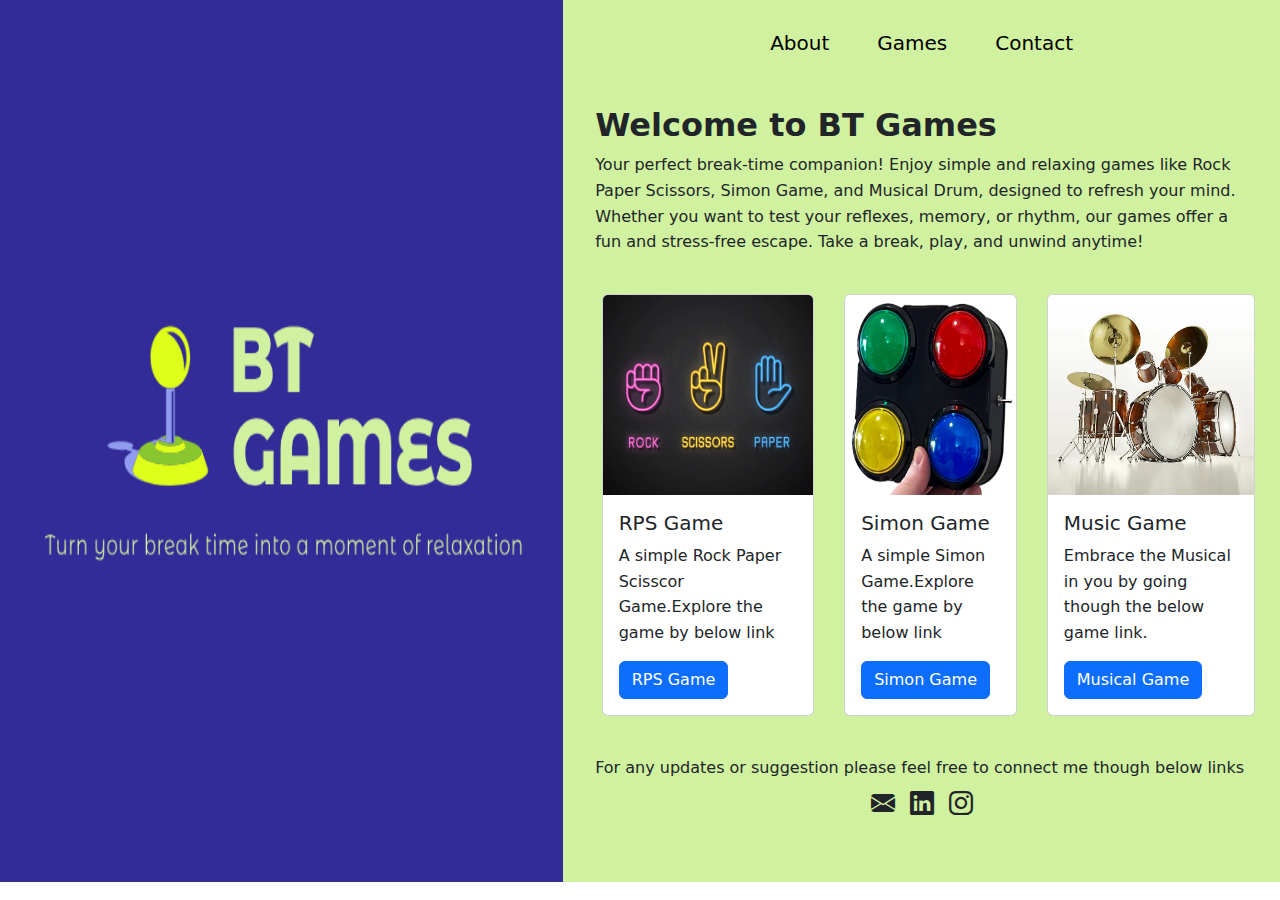
<file: index.html>
<!DOCTYPE html>
<html lang="en">
  <head>
    <meta charset="UTF-8" />
    <meta name="viewport" content="width=device-width, initial-scale=1.0" />
    <link rel="stylesheet" href="script.css" />
    <title>BT Games</title>
    <link
      href="https://cdn.jsdelivr.net/npm/bootstrap@5.3.3/dist/css/bootstrap.min.css"
      rel="stylesheet"
      integrity="sha384-QWTKZyjpPEjISv5WaRU9OFeRpok6YctnYmDr5pNlyT2bRjXh0JMhjY6hW+ALEwIH"
      crossorigin="anonymous"
    />
    <link
      rel="stylesheet"
      href="https://cdn.jsdelivr.net/npm/bootstrap-icons/font/bootstrap-icons.css"
    />
  </head>
  <body>
    <div class="full-container">
      <div class="logo-container">
        <img src="images/logo2.png" width="100%" height="100%" />
      </div>
      <div class="main-container">
        <div class="container">
          <header class="d-flex">
            <ul class="nav w-100 justify-content-center">
              <li>
                <a href="#about" class="nav-link px-4 text-black fs-5">About</a>
              </li>
              <li>
                <a href="#games" class="nav-link px-4 text-black fs-5">Games</a>
              </li>
              <li>
                <a href="#contact" class="nav-link px-4 text-black fs-5"
                  >Contact</a
                >
              </li>
            </ul>
          </header>
          <!-- Welcome Section -->
          <div id="about" class="content">
            <h2 class="fw-bold">Welcome to BT Games</h2>
            <p>
              Your perfect break-time companion! Enjoy simple and relaxing games
              like Rock Paper Scissors, Simon Game, and Musical Drum, designed
              to refresh your mind. Whether you want to test your reflexes,
              memory, or rhythm, our games offer a fun and stress-free escape.
              Take a break, play, and unwind anytime!
            </p>
            <div id="games" class="game-cards">
              <div class="rps card">
                <img
                  src="images/rps.png"
                  class="card-img-top"
                  alt="Rock paper Scisscor Game"
                  width="300px"
                  height="200px"
                />
                <div class="card-body">
                  <h5 class="card-title">RPS Game</h5>
                  <p class="card-text">
                    A simple Rock Paper Scisscor Game.Explore the game by below
                    link
                  </p>
                  <a href="RockpaperGame/index.html" class="btn btn-primary"
                    >RPS Game</a
                  >
                </div>
              </div>
              <div class="Simon card">
                <img
                  src="images/simon.png"
                  class="card-img-top"
                  alt="Simon Game"
                  width="300px"
                  height="200px"
                />
                <div class="card-body">
                  <h5 class="card-title">Simon Game</h5>
                  <p class="card-text">
                    A simple Simon Game.Explore the game by below link
                  </p>
                  <a href="SimonGame/index.html" class="btn btn-primary"
                    >Simon Game</a
                  >
                </div>
              </div>
              <div class="drum card">
                <img
                  src="images/drum.png"
                  class="card-img-top"
                  alt="drum Musical instruments Game"
                  width="300px"
                  height="200px"
                />
                <div id="contact" class="card-body">
                  <h5 class="card-title">Music Game</h5>
                  <p class="card-text">
                    Embrace the Musical in you by going though the below game
                    link.
                  </p>
                  <a href="MusicalDrumGame/index.html" class="btn btn-primary"
                    >Musical Game</a
                  >
                </div>
              </div>
            </div>
            <div class="contact-info">
              <p>
                For any updates or suggestion please feel free to connect me
                though below links
              </p>
              <div class="social-icons">
                <i class="bi bi-envelope-fill"></i>
                <i class="bi bi-linkedin"></i>
                <i class="bi bi-instagram"></i>
              </div>
            </div>
          </div>
        </div>
      </div>
    </div>
    <script
      src="https://cdn.jsdelivr.net/npm/bootstrap@5.3.3/dist/js/bootstrap.bundle.min.js"
      integrity="sha384-YvpcrYf0tY3lHB60NNkmXc5s9fDVZLESaAA55NDzOxhy9GkcIdslK1eN7N6jIeHz"
      crossorigin="anonymous"
    ></script>
  </body>
</html>
</file>
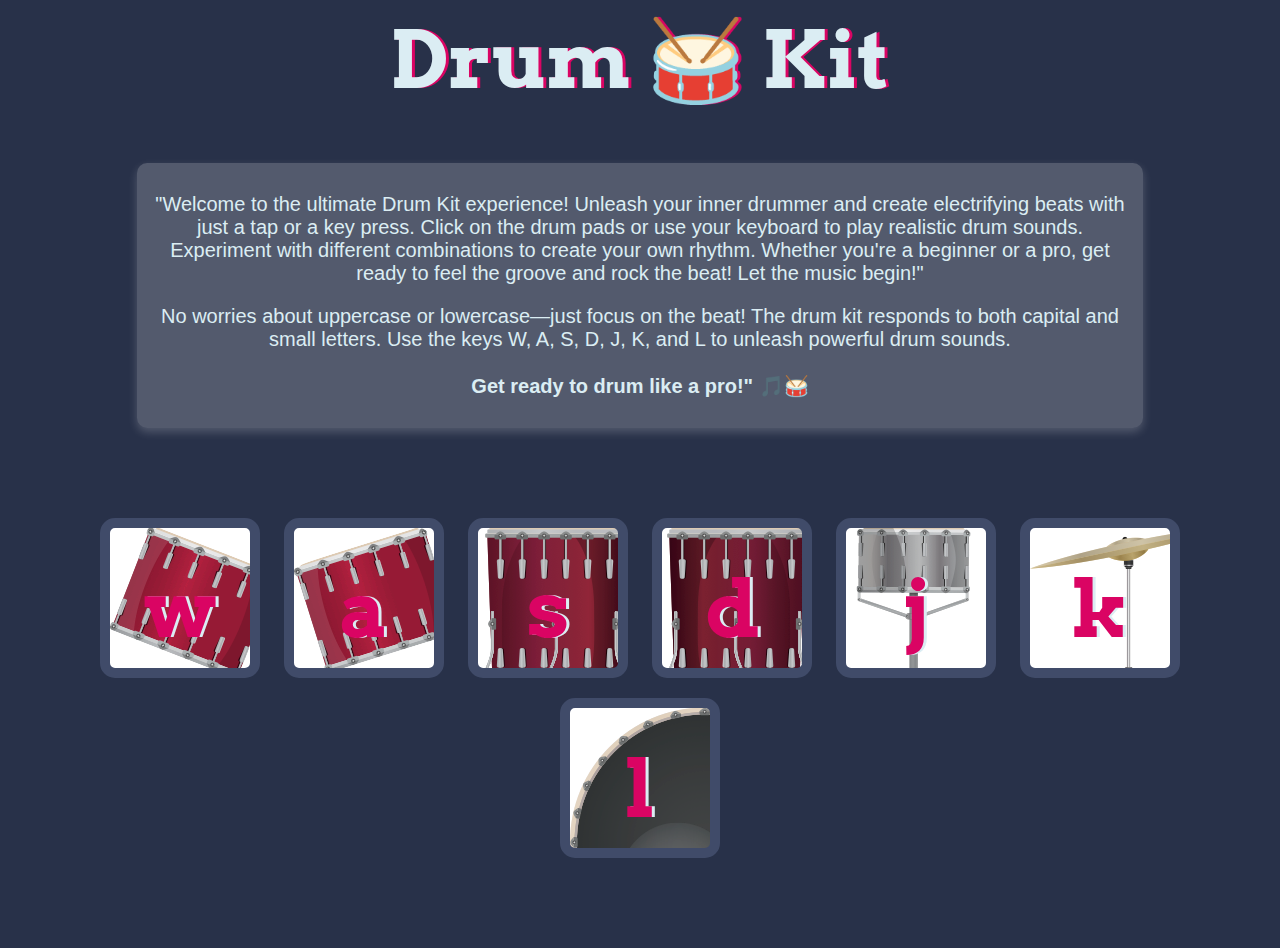
<file: MusicalDrumGame/index.html>
<!DOCTYPE html>
<html lang="en" dir="ltr">
  <head>
    <meta charset="utf-8" />
    <title>Drum Kit</title>
    <link rel="stylesheet" href="styles.css" />
    <link
      href="https://fonts.googleapis.com/css?family=Arvo"
      rel="stylesheet"
    />
  </head>

  <body>
    <h1 id="title">Drum 🥁 Kit</h1>
    <div class="info-container">
      <div class="info">
        <p>
          "Welcome to the ultimate Drum Kit experience! Unleash your inner
          drummer and create electrifying beats with just a tap or a key press.
          Click on the drum pads or use your keyboard to play realistic drum
          sounds. Experiment with different combinations to create your own
          rhythm. Whether you're a beginner or a pro, get ready to feel the
          groove and rock the beat! Let the music begin!"
        </p>

        <p>
          No worries about uppercase or lowercase—just focus on the beat! The
          drum kit responds to both capital and small letters. Use the keys W,
          A, S, D, J, K, and L to unleash powerful drum sounds.
          <br /><br /><b>Get ready to drum like a pro!" 🎵🥁</b>
        </p>
      </div>
    </div>
    <div class="set">
      <button class="w W drum">w</button>
      <button class="a A drum">a</button>
      <button class="s S drum">s</button>
      <button class="d D drum">d</button>
      <button class="j J drum">j</button>
      <button class="k K drum">k</button>
      <button class="l L drum">l</button>
    </div>
    <script src="index.js" charset="utf-8"></script>
  </body>
</html>
</file>
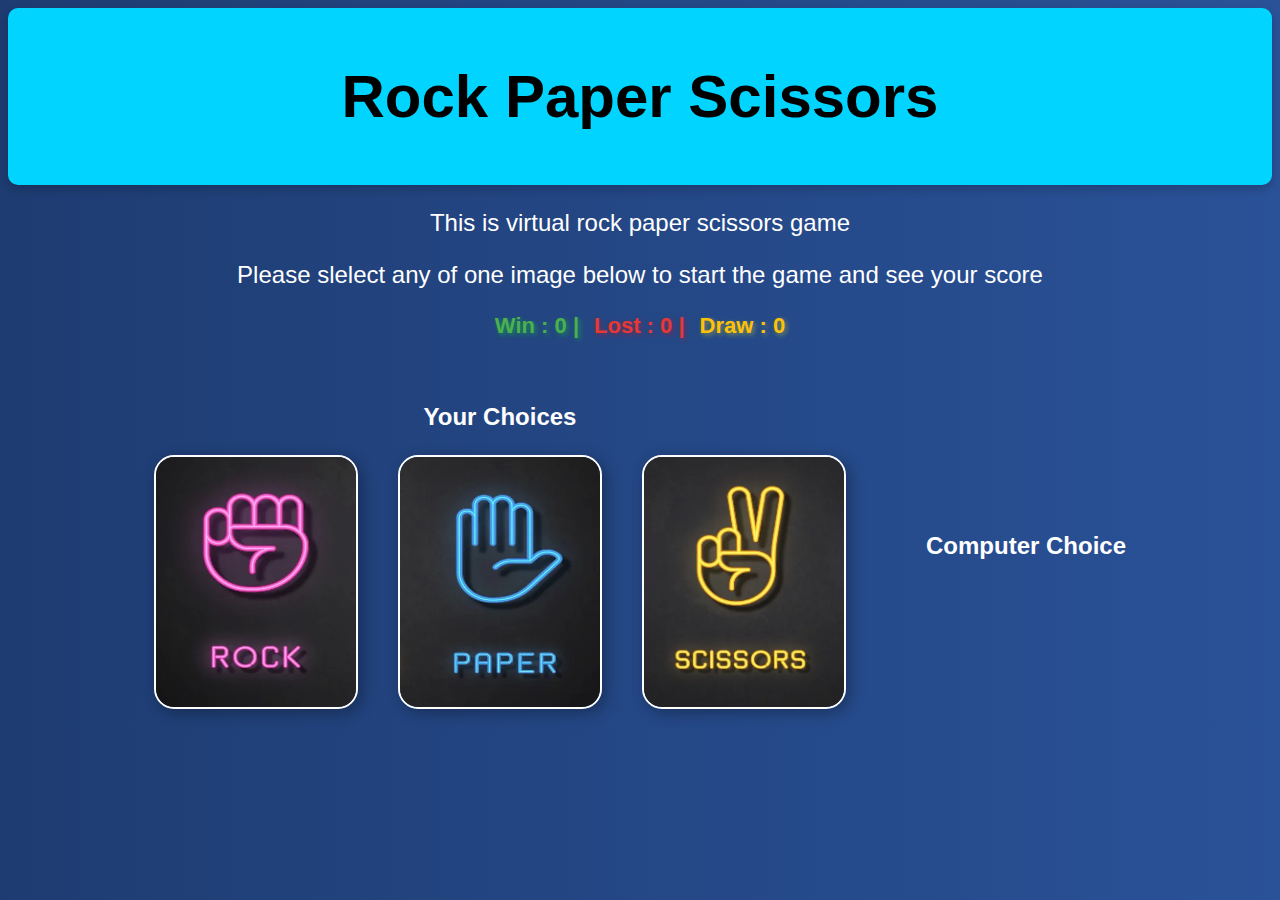
<file: RockpaperGame/index.html>
<!DOCTYPE html>
<html lang="en">
  <head>
    <meta charset="UTF-8" />
    <meta name="viewport" content="width=device-width, initial-scale=1.0" />
    <title>Document</title>
    <link rel="stylesheet" href="style.css"></link>
  </head>
  <body>
    <header>
      <h2>Rock Paper Scissors</h2>
    </header>
    <div class="container">
      <div class="details">
        <p>This is virtual rock paper scissors game</p>
        <p>
          Please slelect any of one image below to start the game and see your
          score
        </p>
      </div>
      <div class="score">
        <div class="won">Win : 0  | </div>
        <div class="lost">Lost : 0  | </div>
        <div class="draw">Draw : 0 </div>
      </div> 
      <div class="resultbox">
      </div>
      <div class="game-container">
        <div class="game-images-container">
          <!-- User Choices Section -->
          <div class="game-images">
            <p class="heading">Your Choices</p>
            <div class="choices">
              <div class="rock img">
                <img
                  src="images/rock.jpg"
                  alt="rock image"
                  data-choice="rock"
                  width="100%"
                  height="100%"
                />
              </div>
              <div class="paper img">
                <img
                  src="images/paper.jpg"
                  alt="paper image"
                  data-choice="paper"
                  width="100%"
                  height="100%"
                />
              </div>
              <div class="scissors img">
                <img
                  src="images/scissors.jpg"
                  alt="scissors image"
                  data-choice="scissors"
                  width="100%"
                  height="100%"
                />
              </div>
            </div>
          </div>
      
          <!-- Computer Choice Section -->
          <div class="computer-choice">
            <p class="heading">Computer Choice</p>
            <div class="computer-selection"></div> 
          </div>
        </div>
      </div>
    </div>
    <script src="script.js"></script>
  </body>
</html>
</file>
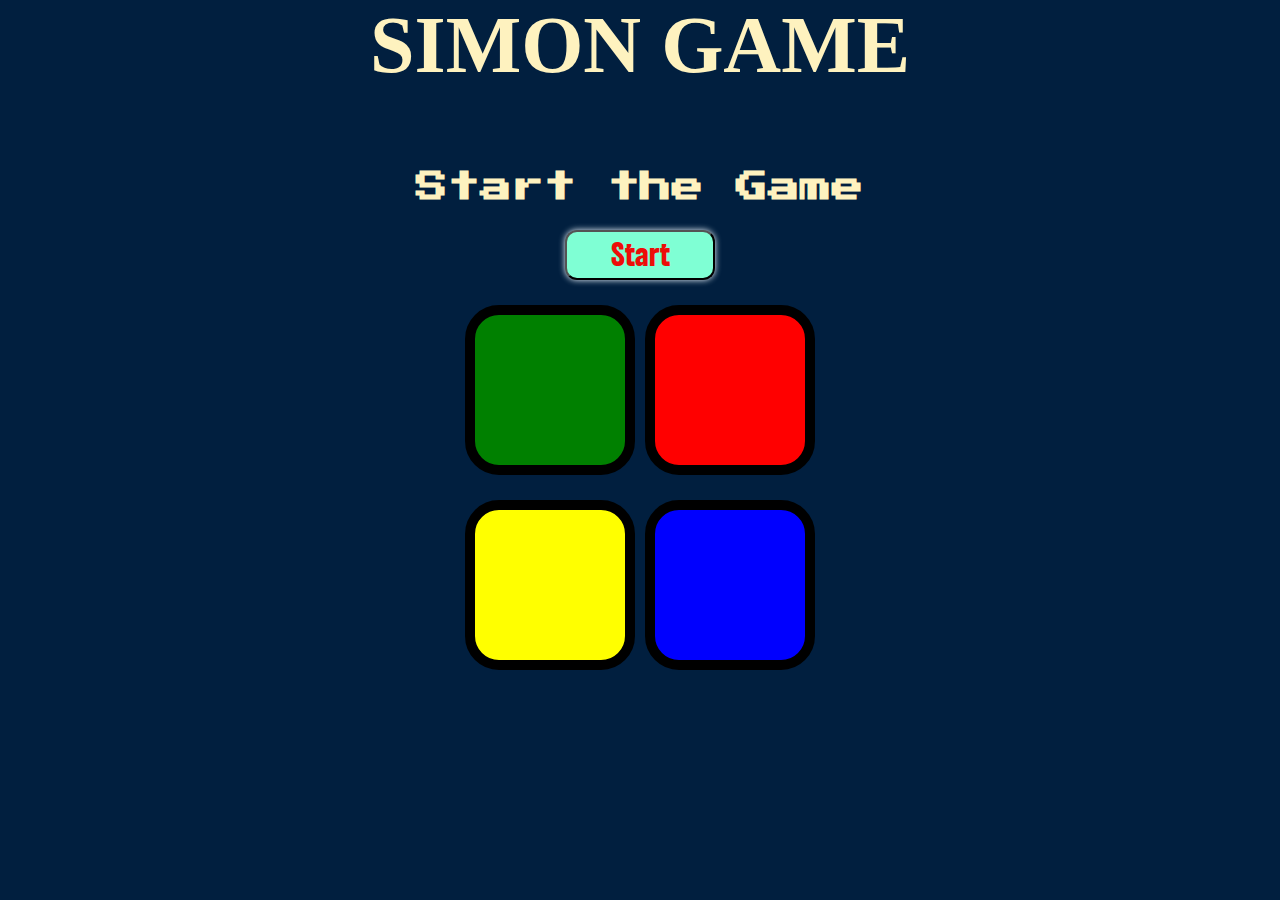
<file: SimonGame/index.html>
<!DOCTYPE html>
<html lang="en" dir="ltr">
  <head>
    <meta charset="utf-8" />
    <meta name="viewport" content="width=device-width, initial-scale=1" />
    <title>Simon</title>
    <link rel="stylesheet" href="styles.css" />
    <link
      href="https://fonts.googleapis.com/css?family=Press+Start+2P"
      rel="stylesheet"
    />
  </head>

  <body>
    <h1 id="title" class="bebas-neue-regularr">SIMON GAME</h1>
    <h2 id="level-title">Start the Game</h1>
    <div class="st-container">
      <button class="st-btn boldonse-regular"> Start</button>
    </div>
    <div class="container">
      <div class="row">
        <div type="button" id="green" class="btn green"></div>

        <div type="button" id="red" class="btn red"></div>
      </div>
      <div class="row">
        <div type="button" id="yellow" class="btn yellow"></div>
        <div type="button" id="blue" class="btn blue"></div>
      </div>
    </div>
    <script
      src="https://code.jquery.com/jquery-3.7.1.min.js"
      integrity="sha256-/JqT3SQfawRcv/BIHPThkBvs0OEvtFFmqPF/lYI/Cxo="
      crossorigin="anonymous"
    ></script>
    <script src="index.js" charset="utf-8"></script>
  </body>
</html>
</file>
<file: script.css>
.full-container {
  width: 100%;
  height: 98vh;
  display: flex;
}
.logo-container {
  width: 44%;
}
.main-container {
  background-color: #d0f19f;
  width: 56%;
  padding: 20px;
}

.container {
  flex-grow: 1; /* Makes sure it fills the available height */
  display: flex;
  flex-direction: column;
  justify-content: space-between; /* Push social icons to the bottom */
}

/* Content */
.content {
  margin-top: 40px;
}

.content h2 {
  font-size: 2rem;
}

.content p {
  font-size: 16px;
  line-height: 1.6;
}

/* Contact Info */
.contact-info p {
  margin: 5px 0;
}

.game-cards {
  display: flex;
  margin: 6% 1% 6% 1%;
  width: 100%;
  gap: 30px;
}

/* Social Icons */
.social-icons {
  margin-top: auto; /* Pushes icons to the bottom */
  display: flex;
  gap: 15px; /* Add spacing between icons */
  justify-content: center; /* Center icons horizontally */
}

.social-icons i {
  font-size: 24px;
  cursor: pointer;
}
</file>
<file: MusicalDrumGame/styles.css>
@import url("https://fonts.googleapis.com/css2?family=Rock+Salt&family=Oswald:wght@400;700&display=swap");

body {
  text-align: center;
  background-color: #283149;
}

h1 {
  font-size: 5rem;
  color: #dbedf3;
  font-family: "Arvo", cursive;
  text-shadow: 3px 0 #da0463;
  margin-top: 10px;
}

.info-container {
  display: flex;
  justify-content: center;
  width: 100%;
  margin-bottom: 0px;
}

.info {
  color: #dbedf3;
  font-family: "Lobster", sans-serif;
  width: 78%;
  height: 10%;
  font-size: 20px;
  /* border: 4px solid red; */
  background: rgba(255, 255, 255, 0.2);
  padding: 10px;
  border-radius: 10px;
  box-shadow: 0px 4px 10px rgba(255, 255, 255, 0.2);
}

.w {
  background-image: url("images/tom1.png");
}

.a {
  background-image: url("images/tom2.png");
}

.s {
  background-image: url("images/tom3.png");
}

.d {
  background-image: url("images/tom4.png");
}

.j {
  background-image: url("images/snare.png");
}

.k {
  background-image: url("images/crash.png");
}

.l {
  background-image: url("images/kick.png");
}

.set {
  margin: 80px auto;
}

.game-over {
  background-color: red;
  opacity: 0.8;
}

.pressed {
  box-shadow: 0 3px 4px 0 #dbedf3;
  opacity: 0.5;
}

.red {
  color: red;
}

.drum {
  outline: none;
  border: 10px solid #404b69;
  font-size: 5rem;
  font-family: "Arvo", cursive;
  line-height: 2;
  font-weight: 900;
  color: #da0463;
  text-shadow: 3px 0 #dbedf3;
  border-radius: 15px;
  display: inline-block;
  width: 160px;
  height: 160px;
  text-align: center;
  margin: 10px;
  background-color: white;
}
</file>
<file: RockpaperGame/style.css>
/* Background */
body {
  background: linear-gradient(to right, #1e3c72, #2a5298);
  color: white;
  font-family: Arial, sans-serif;
}

header {
  text-align: center;
  font-size: 40px;
  padding: 4px;
  background: #00d4ff;
  color: black;
  border-radius: 10px;
  box-shadow: 0px 4px 10px rgba(0, 0, 0, 0.2);
}
.container {
  display: flex;
  flex-direction: column;
  align-items: center;
  width: 100%;
}
.details * {
  /* display: flex; */
  text-align: center;
  font-size: 24px;
}
/* Score Styling */
.score {
  display: flex;
  justify-content: center;
  gap: 15px;
  font-size: 22px;
  margin-bottom: 30px;
  font-weight: bold;
}

.score .won {
  color: #4caf50;
  font-weight: bold;
  text-shadow: 2px 2px 5px rgba(0, 255, 0, 0.4);
}

.score .lost {
  color: #e53935;
  font-weight: bold;
  text-shadow: 2px 2px 5px rgba(255, 0, 0, 0.4);
}

.score .draw {
  color: #ffc107;
  font-weight: bold;
  text-shadow: 2px 2px 5px rgba(255, 255, 0, 0.4);
}

/* Result Box Styling */
.resultbox {
  display: flex;
  justify-content: center;
  margin-top: 10px;
}

.result-div {
  width: auto;
  padding: 10px 20px;
  border-radius: 10px;
  font-size: 24px;
  font-weight: bold;
  text-align: center;
  text-transform: uppercase;
  opacity: 0;
  transform: scale(0.8);
  transition: opacity 0.4s ease-in-out, transform 0.4s ease-in-out;
}

/* Result Colors */
.win-result {
  background-color: #4caf50;
  color: white;
  box-shadow: 0px 5px 10px rgba(0, 255, 0, 0.4);
}

.lost-result {
  background-color: #e53935;
  color: white;
  box-shadow: 0px 5px 10px rgba(255, 0, 0, 0.4);
}

.draw-result {
  background-color: #ffc107;
  color: white;
  box-shadow: 0px 5px 10px rgba(255, 255, 0, 0.4);
}

.game-container {
  display: flex;
  flex-direction: column;
  align-items: center;
  gap: 20px;
}

.game-images-container {
  display: flex;
  justify-content: center;
  gap: 80px; /* Space between user choices and computer choice */
  align-items: center;
}

.game-images,
.computer-choice {
  display: flex;
  flex-direction: column;
  align-items: center;
}

.heading {
  text-align: center;
  font-size: 1.5rem;
  font-weight: bold;
}

.choices {
  display: flex;
  gap: 40px;
}

/* Styling for images */
.choices img,
.computer-choice img {
  border: 2px solid white;
  border-radius: 1.26rem;
  box-shadow: 4px 4px 15px rgba(0, 0, 0, 0.3);
  transition: transform 0.2s ease, box-shadow 0.2s ease;
}

.choices img {
  width: 200px;
  height: 250px;
}

.computer-choice img {
  width: 200px;
  height: 250px;
}
.computer-selection {
  text-align: center;
}

/* Hover effect */
.choices img:hover {
  box-shadow: 6px 6px 20px rgba(0, 0, 0, 0.5);
  transform: scale(1.05);
  cursor: pointer;
}

/* Click animation */
.choices img:active {
  transform: scale(0.9);
  box-shadow: 2px 2px 10px rgba(0, 0, 0, 0.2);
}

@media (max-width: 600px) {
  .game-images-container {
    display: flex;
    flex-direction: column-reverse;
    align-items: center;
    width: 100%; /* Full width */
    gap: 10px;
  }
  .game-images {
    display: flex;
    flex-direction: column;
    align-items: center;
    width: 100%;
  }
  .game-images img {
    width: 100px;
    height: 140px;
  }
  .choices {
    display: flex;
    gap: 20px;
  }

  .computer-choice img {
    width: 100px;
    height: 140px;
  }

  .computer-selection {
    margin-left: 10%;
  }
  header {
    font-size: 24px;
  }
  .details * {
    font-size: 18px;
  }
  .score * {
    font-size: 16px;
  }
  .resultbox {
    margin-top: 8px;
  }
  .result-div {
    font-size: 16px;
  }
}
</file>
<file: SimonGame/styles.css>
@import url("https://fonts.googleapis.com/css2?family=Boldonse&display=swap");
@import url("https://fonts.googleapis.com/css2?family=Bebas+Neue&display=swap");
.boldonse-regular {
  font-family: "Boldonse", system-ui;
  font-weight: 400;
  font-style: normal;
}
.bebas-neue-regular {
  font-family: "Bebas Neue", sans-serif;
  font-weight: 400;
  font-style: normal;
}

body {
  text-align: center;
  background-color: #011f3f;
  width: 100%;
  height: 100%;
  margin: 0;
  padding: 0;
  display: flex;
  flex-direction: column;
  justify-content: center;
  align-items: center;
}

#title {
  font-size: 5rem;
  margin-top: 0%;
  color: #fef2bf;
}
#level-title {
  font-family: "Press Start 2P", cursive;
  font-size: 2rem;
  color: #fef2bf;
  text-align: center;
}
.st-btn {
  width: 150px;
  height: 50px;
  background-color: aquamarine;
  color: rgb(237, 13, 9);
  border-radius: 0.75rem;
  font-size: 20px;
  box-shadow: 0 0 6px aliceblue;
}

.container {
  display: flex;
  flex-direction: column;
  align-items: center;
  width: 100%;
  max-width: 400px;
  margin: auto;
}
.row {
  display: flex;
  justify-content: center;
  gap: 10px;
  width: 100%;
}

.btn {
  margin-top: 25px;
  display: inline-block;
  width: 45vw; /* Make buttons scale dynamically */
  height: 45vw;
  max-width: 150px; /* Limit max size */
  max-height: 150px;
  border: 10px solid black;
  border-radius: 20%;
}

.game-over {
  background-color: red;
  opacity: 0.8;
}

.red {
  background-color: red;
}

.green {
  background-color: green;
}

.blue {
  background-color: blue;
}

.yellow {
  background-color: yellow;
}

.pressed {
  box-shadow: 0 0 20px white;
  background-color: grey;
}

@media (max-width: 600px) {
  #title {
    font-size: 4rem;
  }
  #level-title {
    font-size: 2rem;
  }
  .st-btn {
    width: 120px;
    height: 40px;
    font-size: 16px;
  }
}
</file>
